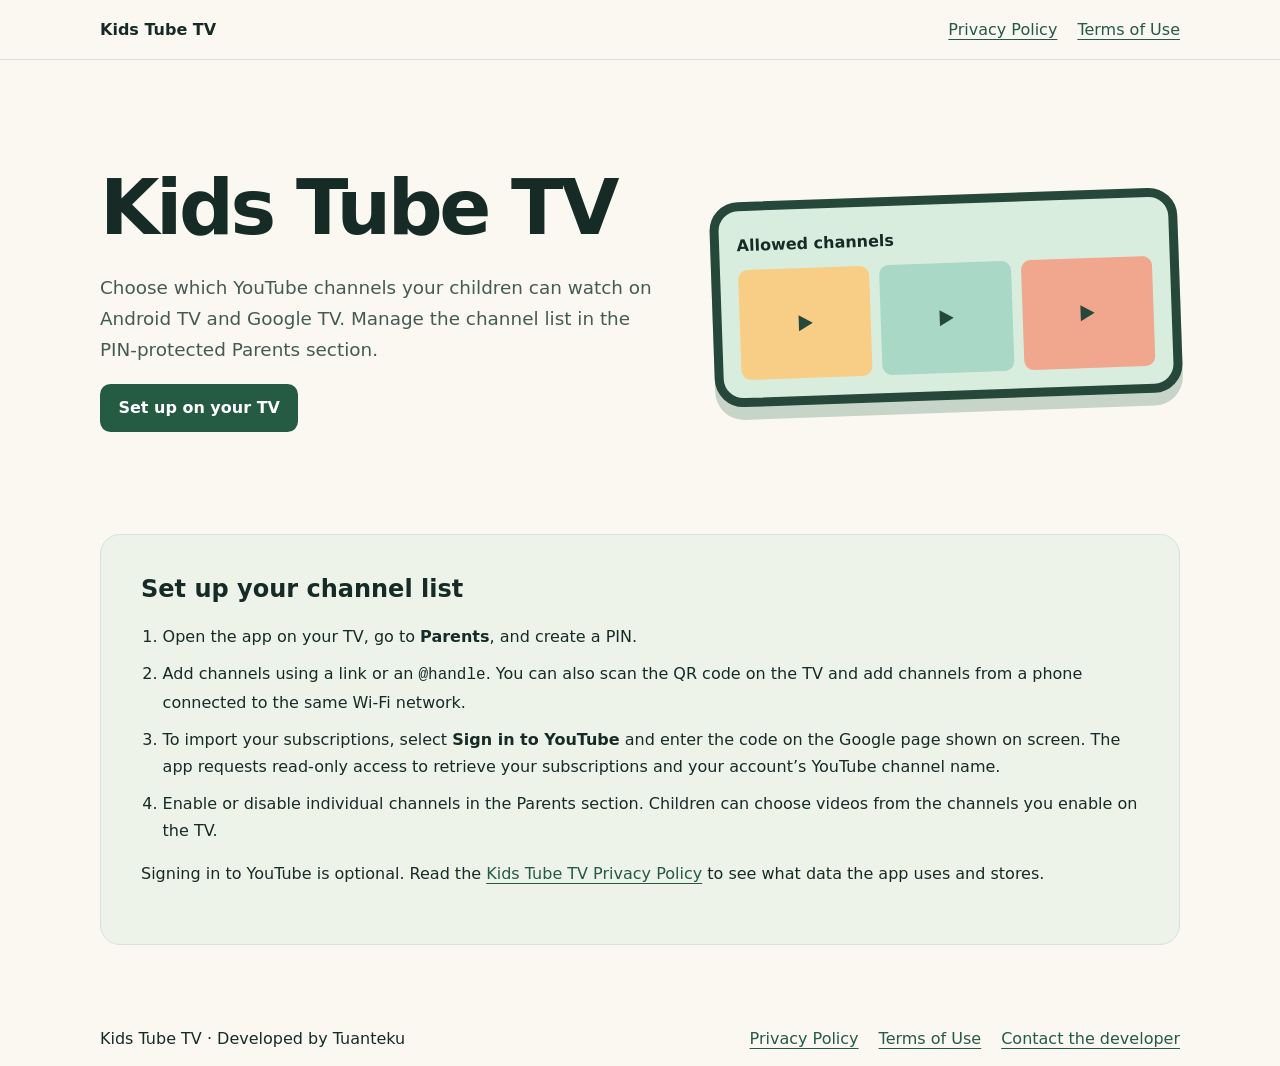
<file: index.html>
<!doctype html>
<html lang="en">
<head>
  <meta charset="utf-8">
  <meta name="viewport" content="width=device-width, initial-scale=1">
  <meta name="description" content="An Android TV app that lets parents choose which YouTube channels their children can watch.">
  <title>Kids Tube TV | Android TV and Google TV</title>
  <link rel="icon" href="logo_icon.ico" type="image/x-icon">
  <link rel="stylesheet" href="styles.css">
</head>
<body>
  <a class="skip" href="#main">Skip to main content</a>
  <header><div class="wrap"><a class="brand" href="./">Kids Tube TV</a><nav aria-label="Main navigation"><a href="privacy.html">Privacy Policy</a><a href="terms.html">Terms of Use</a></nav></div></header>
  <main id="main" class="wrap">
    <section class="hero" aria-labelledby="title">
      <div>
        <h1 id="title">Kids Tube TV</h1>
        <p>Choose which YouTube channels your children can watch on Android TV and Google TV. Manage the channel list in the PIN-protected Parents section.</p>
        <a class="button" href="#setup">Set up on your TV</a>
      </div>
      <div class="tv" aria-hidden="true"><strong>Allowed channels</strong><div class="tiles"><span class="tile"></span><span class="tile"></span><span class="tile"></span></div></div>
    </section>
    <section class="steps" id="setup">
      <h2>Set up your channel list</h2>
      <ol>
        <li>Open the app on your TV, go to <strong>Parents</strong>, and create a PIN.</li>
        <li>Add channels using a link or an <code>@handle</code>. You can also scan the QR code on the TV and add channels from a phone connected to the same Wi-Fi network.</li>
        <li>To import your subscriptions, select <strong>Sign in to YouTube</strong> and enter the code on the Google page shown on screen. The app requests read-only access to retrieve your subscriptions and your account’s YouTube channel name.</li>
        <li>Enable or disable individual channels in the Parents section. Children can choose videos from the channels you enable on the TV.</li>
      </ol>
      <p>Signing in to YouTube is optional. Read the <a href="privacy.html">Kids Tube TV Privacy Policy</a> to see what data the app uses and stores.</p>
    </section>
  </main>
  <footer><div class="wrap"><span>Kids Tube TV · Developed by Tuanteku</span><nav aria-label="Footer links"><a href="privacy.html">Privacy Policy</a><a href="terms.html">Terms of Use</a><a href="https://github.com/tuanteku9x">Contact the developer</a></nav></div></footer>
</body>
</html>
</file>
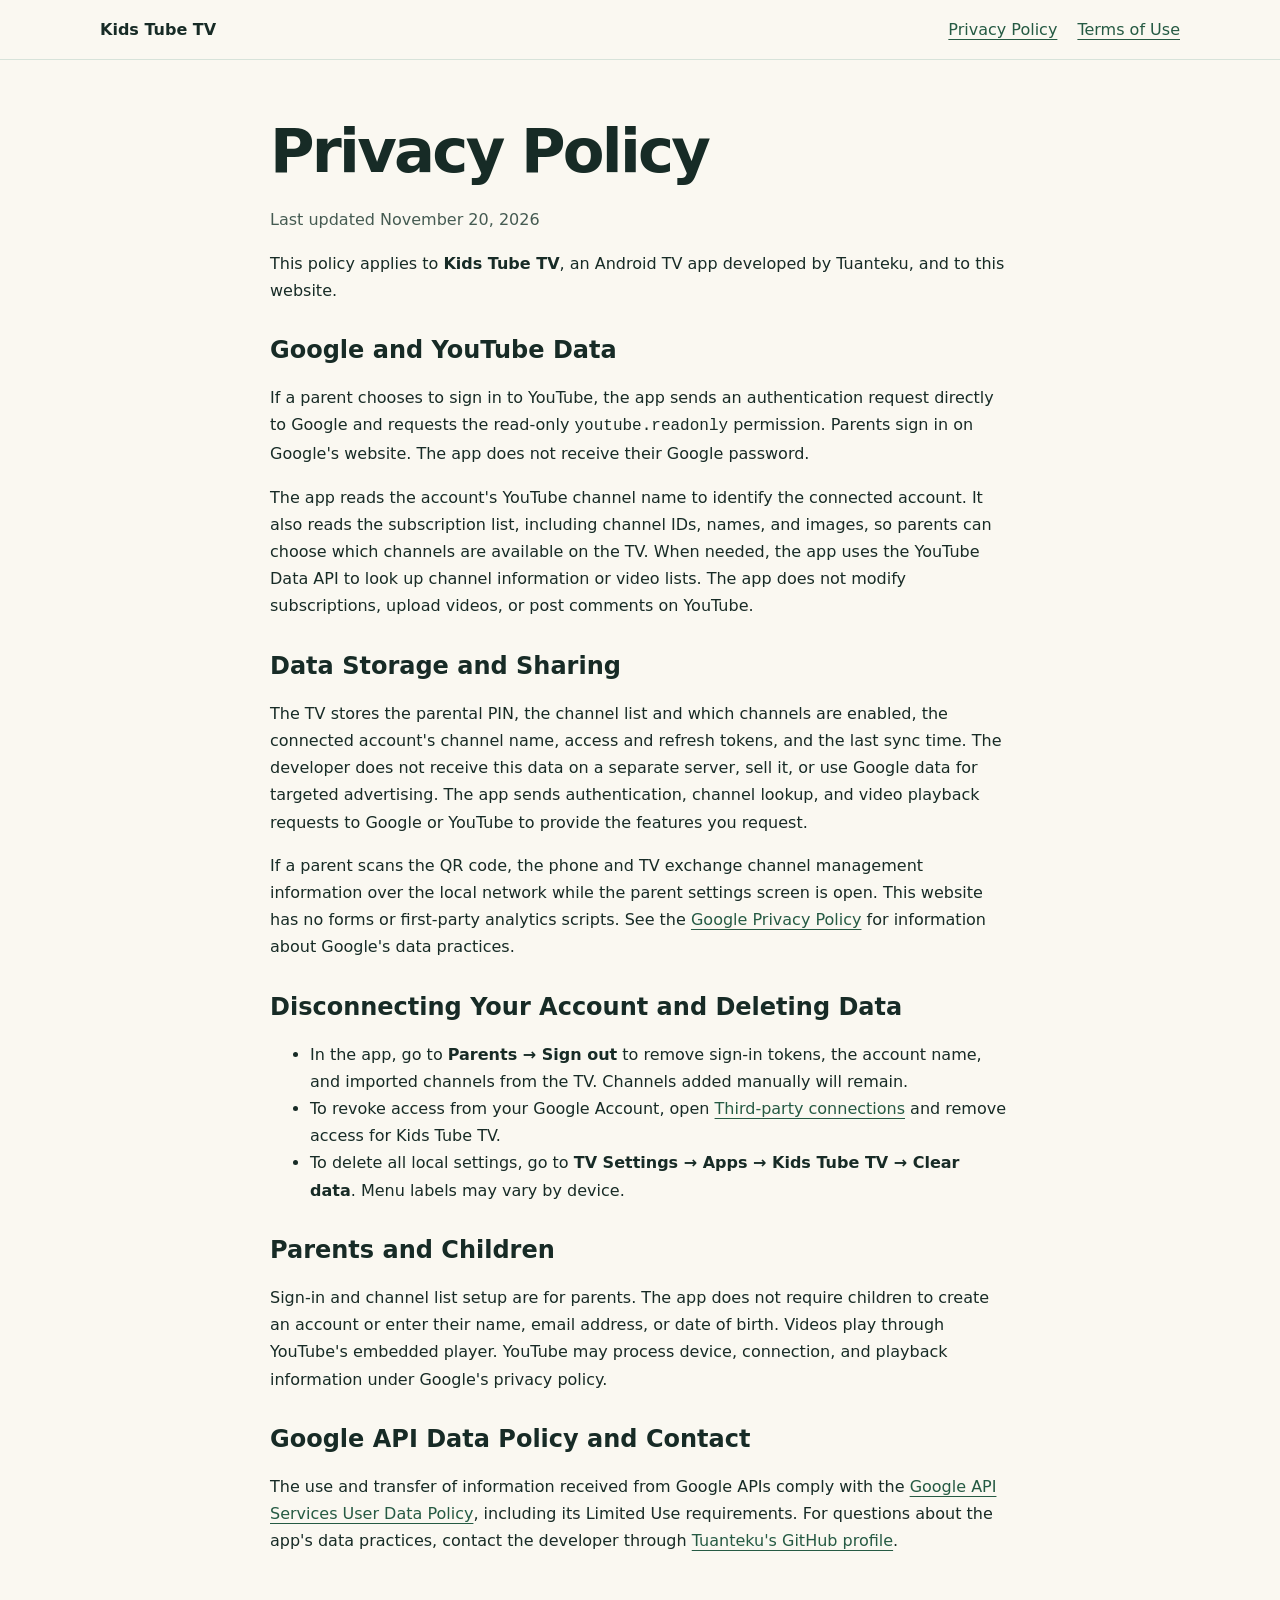
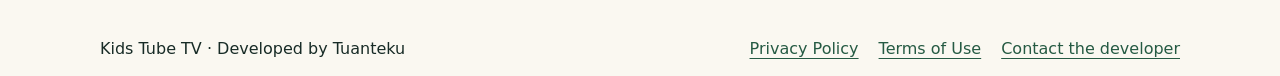
<file: privacy.html>
<!doctype html>
<html lang="en">
<head>
  <meta charset="utf-8">
  <meta name="viewport" content="width=device-width, initial-scale=1">
  <meta name="description" content="How Kids Tube TV uses YouTube data and how parents can manage it on their TV.">
  <title>Privacy Policy | Kids Tube TV</title>
  <link rel="stylesheet" href="styles.css">
  <link rel="icon" href="logo_icon.ico" type="image/x-icon">
</head>
<body>
  <a class="skip" href="#main">Skip to main content</a>
  <header><div class="wrap"><a class="brand" href="./">Kids Tube TV</a><nav aria-label="Main navigation"><a href="privacy.html">Privacy Policy</a><a href="terms.html">Terms of Use</a></nav></div></header>
  <main id="main" class="wrap">
    <article class="article">
      <h1>Privacy Policy</h1>
      <p class="date">Last updated <time datetime="2026-11-20">November 20, 2026</time></p>
      <p>This policy applies to <strong>Kids Tube TV</strong>, an Android TV app developed by Tuanteku, and to this website.</p>
      <h2>Google and YouTube Data</h2>
      <p>If a parent chooses to sign in to YouTube, the app sends an authentication request directly to Google and requests the read-only <code>youtube.readonly</code> permission. Parents sign in on Google's website. The app does not receive their Google password.</p>
      <p>The app reads the account's YouTube channel name to identify the connected account. It also reads the subscription list, including channel IDs, names, and images, so parents can choose which channels are available on the TV. When needed, the app uses the YouTube Data API to look up channel information or video lists. The app does not modify subscriptions, upload videos, or post comments on YouTube.</p>
      <h2>Data Storage and Sharing</h2>
      <p>The TV stores the parental PIN, the channel list and which channels are enabled, the connected account's channel name, access and refresh tokens, and the last sync time. The developer does not receive this data on a separate server, sell it, or use Google data for targeted advertising. The app sends authentication, channel lookup, and video playback requests to Google or YouTube to provide the features you request.</p>
      <p>If a parent scans the QR code, the phone and TV exchange channel management information over the local network while the parent settings screen is open. This website has no forms or first-party analytics scripts. See the <a href="https://policies.google.com/privacy?hl=en">Google Privacy Policy</a> for information about Google's data practices.</p>
      <h2>Disconnecting Your Account and Deleting Data</h2>
      <ul>
        <li>In the app, go to <strong>Parents → Sign out</strong> to remove sign-in tokens, the account name, and imported channels from the TV. Channels added manually will remain.</li>
        <li>To revoke access from your Google Account, open <a href="https://myaccount.google.com/connections">Third-party connections</a> and remove access for Kids Tube TV.</li>
        <li>To delete all local settings, go to <strong>TV Settings → Apps → Kids Tube TV → Clear data</strong>. Menu labels may vary by device.</li>
      </ul>
      <h2>Parents and Children</h2>
      <p>Sign-in and channel list setup are for parents. The app does not require children to create an account or enter their name, email address, or date of birth. Videos play through YouTube's embedded player. YouTube may process device, connection, and playback information under Google's privacy policy.</p>
      <h2>Google API Data Policy and Contact</h2>
      <p>The use and transfer of information received from Google APIs comply with the <a href="https://developers.google.com/terms/api-services-user-data-policy">Google API Services User Data Policy</a>, including its Limited Use requirements. For questions about the app's data practices, contact the developer through <a href="https://github.com/tuanteku9x">Tuanteku's GitHub profile</a>.</p>
    </article>
  </main>
  <footer><div class="wrap"><span>Kids Tube TV · Developed by Tuanteku</span><nav aria-label="Footer links"><a href="privacy.html">Privacy Policy</a><a href="terms.html">Terms of Use</a><a href="https://github.com/tuanteku9x">Contact the developer</a></nav></div></footer>
</body>
</html>
</file>
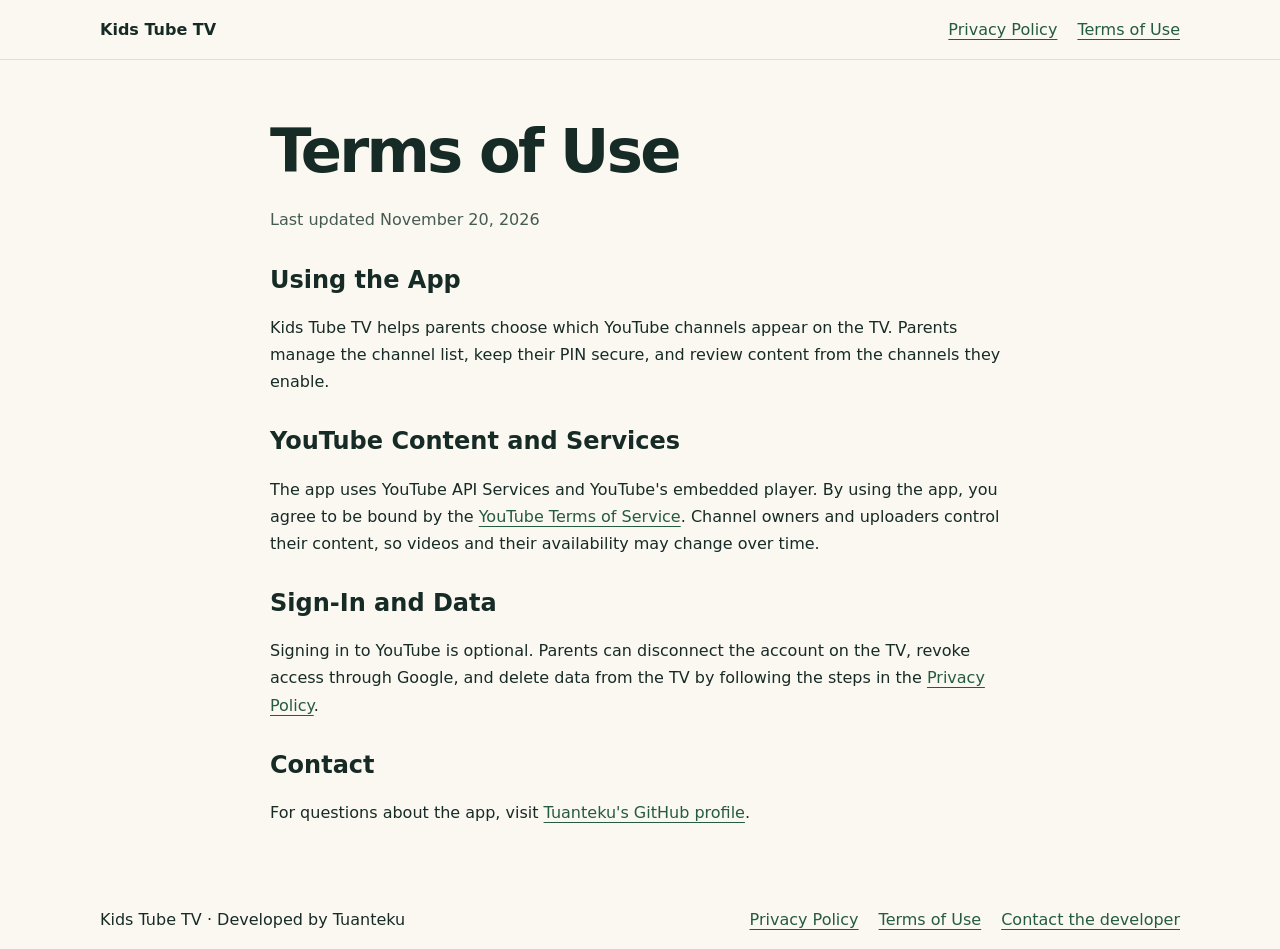
<file: terms.html>
<!doctype html>
<html lang="en">
<head>
  <meta charset="utf-8">
  <meta name="viewport" content="width=device-width, initial-scale=1">
  <meta name="description" content="Terms of use for Kids Tube TV on Android TV and Google TV.">
  <title>Terms of Use | Kids Tube TV</title>
  <link rel="stylesheet" href="styles.css">
  <link rel="icon" href="logo_icon.ico" type="image/x-icon">
</head>
<body>
  <a class="skip" href="#main">Skip to main content</a>
  <header><div class="wrap"><a class="brand" href="./">Kids Tube TV</a><nav aria-label="Main navigation"><a href="privacy.html">Privacy Policy</a><a href="terms.html">Terms of Use</a></nav></div></header>
  <main id="main" class="wrap">
    <article class="article">
      <h1>Terms of Use</h1>
      <p class="date">Last updated <time datetime="2026-11-20">November 20, 2026</time></p>
      <h2>Using the App</h2>
      <p>Kids Tube TV helps parents choose which YouTube channels appear on the TV. Parents manage the channel list, keep their PIN secure, and review content from the channels they enable.</p>
      <h2>YouTube Content and Services</h2>
      <p>The app uses YouTube API Services and YouTube's embedded player. By using the app, you agree to be bound by the <a href="https://www.youtube.com/t/terms">YouTube Terms of Service</a>. Channel owners and uploaders control their content, so videos and their availability may change over time.</p>
      <h2>Sign-In and Data</h2>
      <p>Signing in to YouTube is optional. Parents can disconnect the account on the TV, revoke access through Google, and delete data from the TV by following the steps in the <a href="privacy.html">Privacy Policy</a>.</p>
      <h2>Contact</h2>
      <p>For questions about the app, visit <a href="https://github.com/tuanteku9x">Tuanteku's GitHub profile</a>.</p>
    </article>
  </main>
  <footer><div class="wrap"><span>Kids Tube TV · Developed by Tuanteku</span><nav aria-label="Footer links"><a href="privacy.html">Privacy Policy</a><a href="terms.html">Terms of Use</a><a href="https://github.com/tuanteku9x">Contact the developer</a></nav></div></footer>
</body>
</html>
</file>
<file: styles.css>
:root {
  color-scheme: light;
  --ink: #172b26;
  --muted: #455b52;
  --green: #255a43;
  --line: #d7e3da;
  --paper: #faf8f1;
}
* { box-sizing: border-box; }
body { margin: 0; background: var(--paper); color: var(--ink); font: 1rem/1.7 system-ui, sans-serif; }
a { color: var(--green); text-underline-offset: .22em; }
a:focus-visible { outline: 3px solid #9c541b; outline-offset: 4px; }
.skip { position: absolute; top: -100px; left: 1rem; padding: .5rem 1rem; background: white; }
.skip:focus { top: 1rem; z-index: 1; }
.wrap { width: min(1080px, calc(100% - 2.5rem)); margin-inline: auto; }
header .wrap, footer .wrap { display: flex; justify-content: space-between; gap: .6rem 1.5rem; flex-wrap: wrap; align-items: center; padding-block: 1rem; }
header, footer { border-block-end: 1px solid var(--line); }
footer { border-block: 1px solid var(--line) 0; margin-top: 4rem; }
nav { display: flex; gap: .55rem 1.25rem; flex-wrap: wrap; }
.brand { font-weight: 800; color: var(--ink); text-decoration: none; }
.hero { display: grid; grid-template-columns: 1.1fr .9fr; gap: 2.5rem; align-items: center; padding-block: clamp(3rem, 8vw, 7rem); }
h1, h2, h3 { line-height: 1.18; }
h1 { margin: 0 0 1.15rem; font-size: clamp(2.55rem, 6vw, 5rem); letter-spacing: -.045em; }
h2 { margin-top: 2rem; }
.hero p, .date { color: var(--muted); }
.hero p { max-width: 48ch; font-size: 1.15rem; }
.button { display: inline-block; padding: .65rem 1.15rem; background: var(--green); color: white; border-radius: .65rem; font-weight: 700; text-decoration: none; }
.tv { padding: 1.1rem; border: .6rem solid #25483b; border-radius: 1.8rem; background: #d9eddf; box-shadow: 0 .8rem 0 #c7d5c8; transform: rotate(-2deg); }
.tiles { display: grid; grid-template-columns: repeat(3, 1fr); gap: .6rem; }
.tile { display: grid; place-items: center; border-radius: .6rem; aspect-ratio: 1.2; background: #f8ce86; }
.tile:nth-child(2) { background: #a9d9c6; }
.tile:nth-child(3) { background: #f0a78d; }
.tile::before { content: ""; width: 0; border: .55rem solid transparent; border-right: 0; border-left: .9rem solid #25483b; }
.tv strong { display: block; margin: .2rem 0 .7rem; }
.steps { padding: clamp(1.3rem, 4vw, 2.5rem); background: #edf3e8; border: 1px solid var(--line); border-radius: 1.25rem; }
.steps h2 { margin-top: 0; }
.steps ol { padding-left: 1.35rem; }
.steps li + li { margin-top: .6rem; }
.article { width: min(740px, 100%); margin: 3.5rem auto 0; }
.article h1 { font-size: clamp(2.35rem, 6vw, 3.8rem); }
@media (max-width: 700px) { .hero { grid-template-columns: 1fr; } .tv { max-width: 28rem; margin-inline: .65rem; } }
</file>
